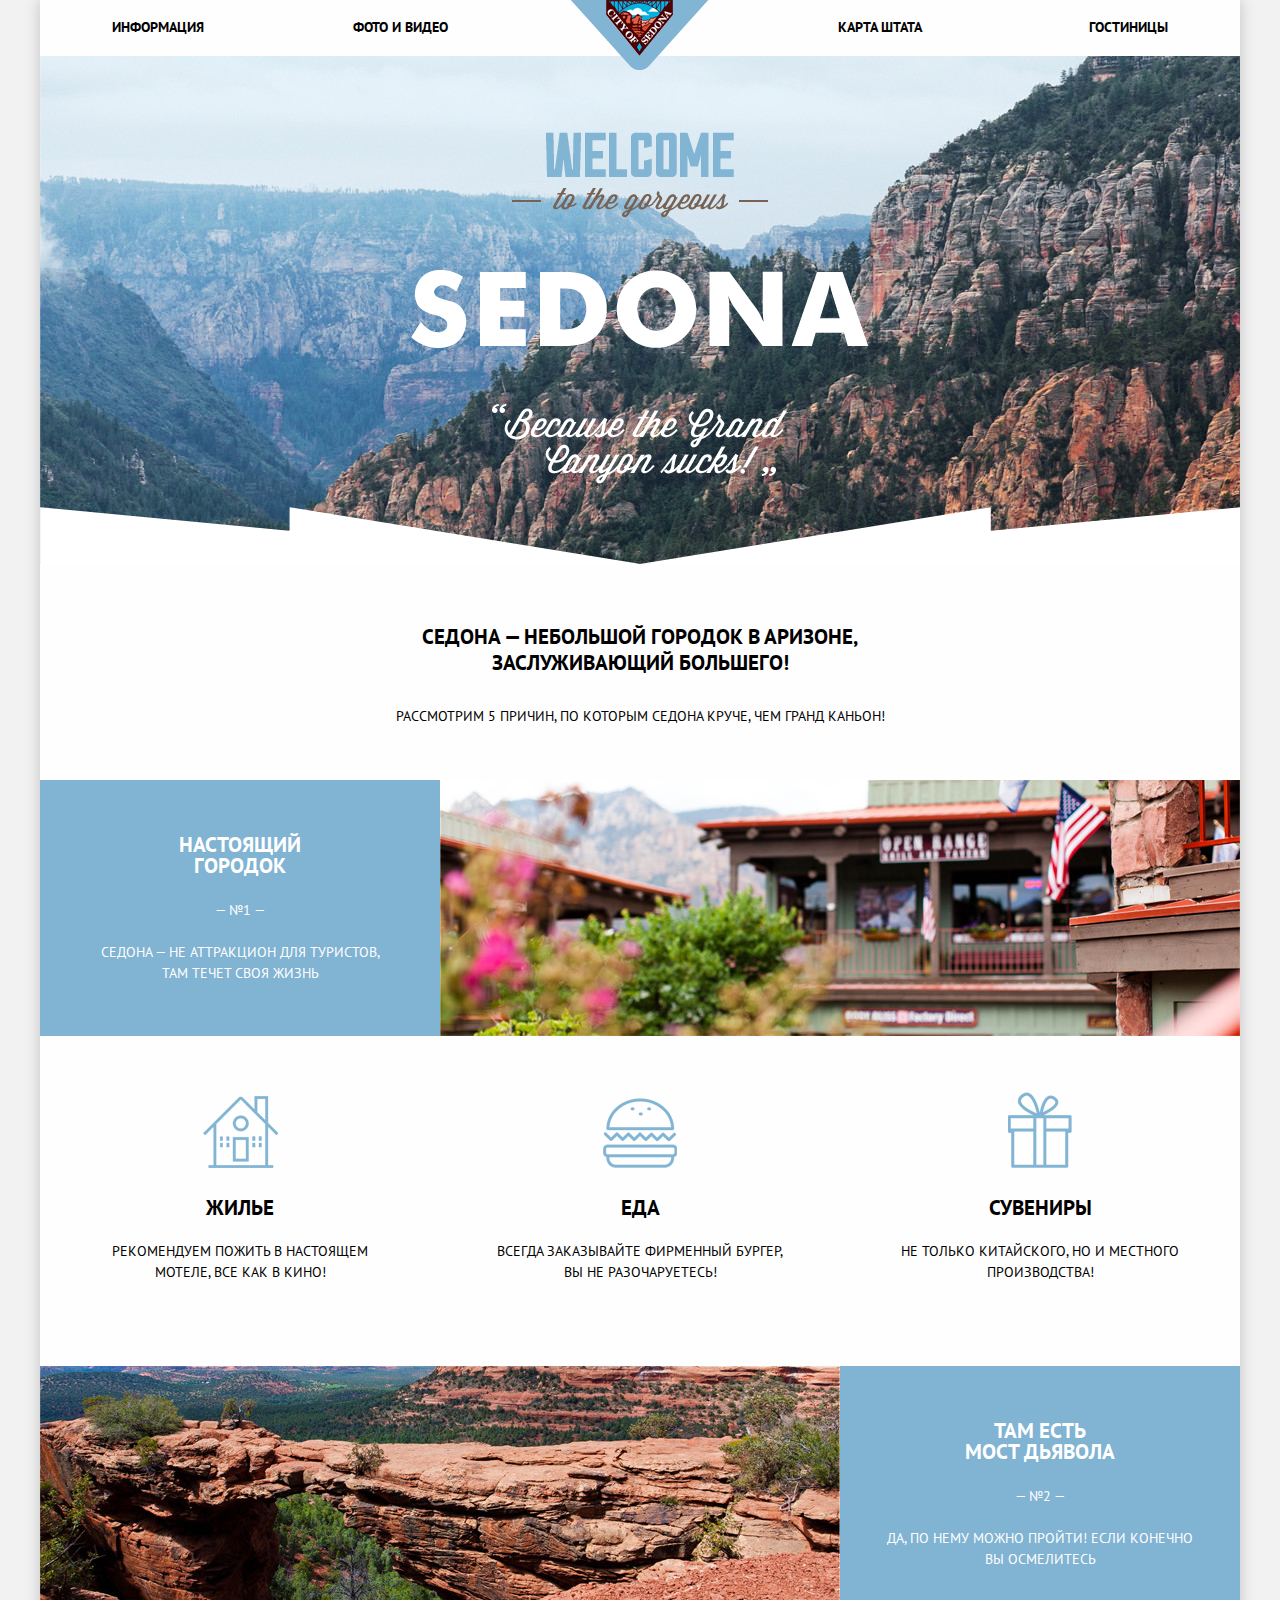
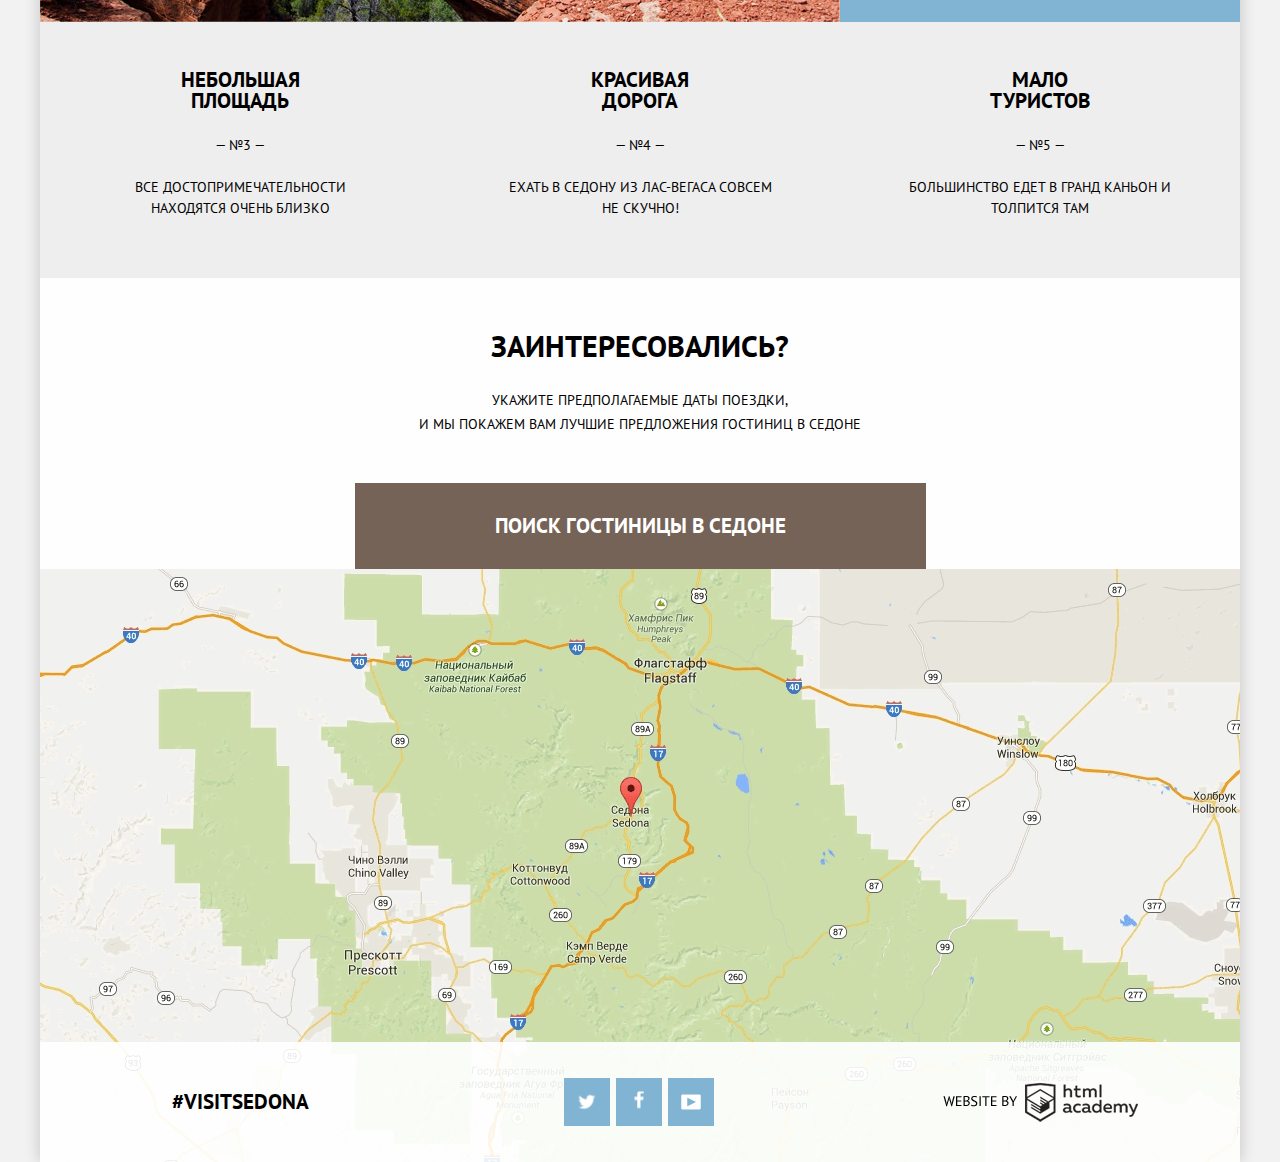
<file: index.html>
<!DOCTYPE html>
<html lang="ru">
  <head>
    <meta charset="utf-8">
    <title>HTML Academy: Седона</title>
    <link href='https://fonts.googleapis.com/css?family=PT+Sans:400,700&subset=latin,cyrillic' rel='stylesheet' type='text/css'>
    <link rel="stylesheet" href="css/normalize.css">
    <link rel="stylesheet" href="css/style.min.css">
  </head>
  <body>
    <div class="container">
      <header class="main-header">
        <nav class="main-navigation">
          <ul class="nav-list">
            <li><a href="#">Информация</a></li>
            <li><a href="#">Фото и видео</a></li>
            <li><a href="#">Карта штата</a></li>
            <li><a href="catalog.html">Гостиницы</a></li>
          </ul>
        </nav>
        <div class="logo">
          <a>
            <img src="img/logo.png" width="138" height="70" alt="Лого">
          </a>
        </div>
      </header>
      <section class="index-logo">
        <img src="img/sedona-welcome.png" width="458" height="352" alt="Добро пожаловать в Седону">
        <img src="img/white-stripe.png" width="1200" height="57" alt="welcome">
      </section>
      <section class="intro">
        <h1>
          Седона &mdash; небольшой городок в Аризоне,<br> заслуживающий большего!
        </h1>
        <p>
          Рассмотрим 5 причин, по которым Седона круче, чем Гранд Каньон!
        </p>
      </section>
      <section class="reasons reasons-blue">
        <div class="reason-item">
          <h2>
            Настоящий<br> городок
          </h2>
          <span>
            &mdash; №1 &mdash;
          </span>
          <p>
            Седона &mdash; не аттракцион для туристов,<br> там течет своя жизнь
          </p>
        </div>
        <div class="reason-picture">
          <img src="img/town.jpg" alt="Седона" width="800" height="256">
        </div>
      </section>
      <section class="services">
        <div class="services-item">
          <img src="img/house.png" width="75" height="72" alt="Жилье">
          <h2>
            Жилье
          </h2>
          <p>
            Рекомендуем пожить в настоящем<br> мотеле, все как в кино!
          </p>
        </div>
        <div class="services-item">
          <img src="img/food.png" width="74" height="70" alt="Еда">
          <h2>
            Еда
          </h2>
          <p>
            Всегда заказывайте фирменный бургер,<br> вы не разочаруетесь!
          </p>
        </div>
        <div class="services-item">
          <img src="img/gift.png" width="64" height="76" alt="Сувениры">
          <h2>
            Сувениры
          </h2>
          <p>
            Не только китайского, но и местного<br> производства!
          </p>
        </div>
      </section>
      <section class="reasons reasons-blue">
        <div class="reason-picture">
          <img src="img/rocks.jpg" alt="Горы Седоны" width="800" height="256">
        </div>
        <div class="reason-item">
          <h2>
            Там есть<br> мост дьявола
          </h2>
          <span>
            &mdash; №2 &mdash;
          </span>
          <p>
            Да, по нему можно пройти! Если конечно<br> вы осмелитесь
          </p>
        </div>
      </section>
      <section class="reasons reasons-gray">
        <div class="reason-item">
          <h2>
            Небольшая<br> площадь
          </h2>
          <span>
            &mdash; №3 &mdash;
          </span>
          <p>
            Все достопримечательности<br> находятся очень близко
          </p>
        </div>
        <div class="reason-item">
          <h2>
            Красивая<br> дорога
          </h2>
          <span>
            &mdash; №4 &mdash;
          </span>
          <p>
            Ехать в Седону из Лас-Вегаса совсем<br> не скучно!
          </p>
        </div>
        <div class="reason-item">
          <h2>
            Мало<br> туристов
          </h2>
          <span>
            &mdash; №5 &mdash;
          </span>
          <p>
            Большинство едет в Гранд Каньон и<br> толпится там
          </p>
        </div>
      </section>
      <section class="interest">
        <h3>
          Заинтересовались?
        </h3>
        <p>
          Укажите предполагаемые даты поездки,<br> и мы покажем вам лучшие предложения гостиниц в Седоне
        </p>
        <a class="brown-btn" href="form.html">Поиск гостиницы в Седоне</a>
      </section>
      <section class="map">
        <form class="main-form" action="#" method="post" style="">
          <label class="date">Дата заезда:
            <a href="#"><i class="in-calendar calendar"></i></a>
            <input type="text" class="trip-date" name="date-in" value="24 Апреля 2016">
          </label>
          <label class="date">Дата выезда:
            <a href="#"><i class="out-calendar calendar"></i></a>
            <input type="text" class="trip-date" name="date-out" value="4 Июля 2016">
          </label>
          <div class="half-width adult">
            <label for="adult-quantity"><span>Взрослые:</span></label>
              <button type="button" class="minus"></button>
              <input type="text" id="adult-quantity" class="quantity" value="2">
              <button type="button" class="plus"></button>
          </div>
          <div class="half-width child">
            <label for="child-quantity"><span>Дети:</span></label>
              <button type="button" class="minus"></button>
              <input type="text" id="child-quantity" class="quantity" value="0">
              <button type="button" class="plus"></button>
          </div>
          <input class="find-btn" type="submit" value="Найти">
        </form>
        <iframe src="https://www.google.com/maps/embed?pb=!1m18!1m12!1m3!1d13094.228363493972!2d-111.76162156629346!3d34.86735470447219!2m3!1f0!2f0!3f0!3m2!1i1024!2i768!4f13.1!3m3!1m2!1s0x872da132f942b00d%3A0x5548c523fa6c8efd!2z0KHQtdC00L7QvdCwLCDQkNGA0LjQt9C-0L3QsCwg0KHQqNCQ!5e0!3m2!1sru!2sru!4v1418053046776"
        width="1200" height="593" frameborder="0" style="border:0"></iframe>
      </section>
      <footer class="main-footer footer-index">
        <div class="footer-block footer-hashtag">
          <a href="#">
            #VISITSEDONA
          </a>
        </div>
        <div class="footer-block footer-social">
          <a class="social-btn social-btn-twitter" href="#">Twitter</a>
          <a class="social-btn social-btn-fb" href="#">FB</a>
          <a class="social-btn social-btn-youtube" href="#">Youtube</a>
        </div>
        <div class="footer-block footer-copyright">
          <a class="academy-logo" href="https://htmlacademy.ru"></a>
        </div>
      </footer>
    </div>
    <script src="js/script.min.js"></script>
  </body>
</html>
</file>
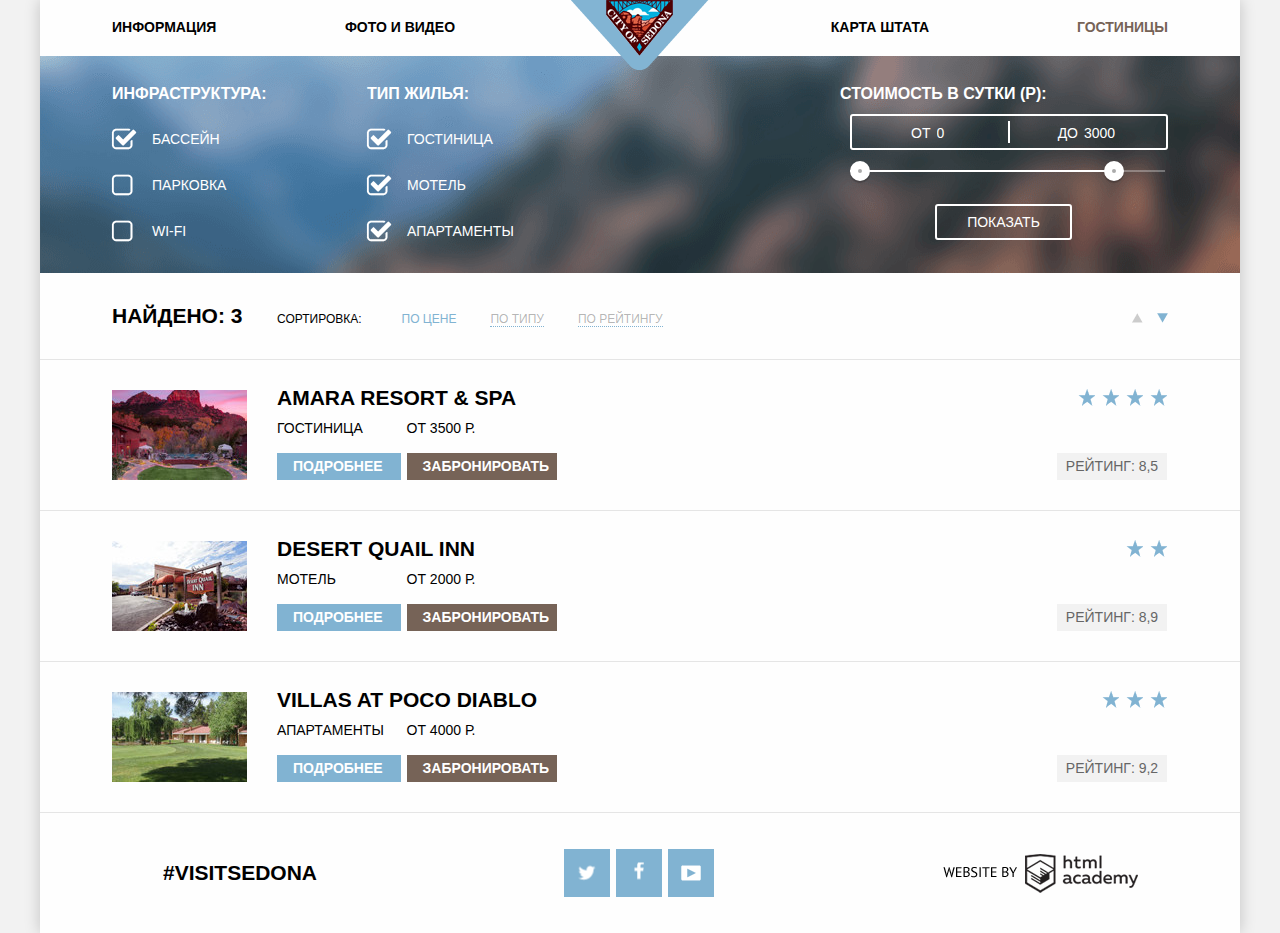
<file: catalog.html>
<!DOCTYPE html>
<html lang="ru">
  <head>
    <meta charset="utf-8">
    <title>HTML Academy: Седона</title>
    <link rel="stylesheet" href="css/normalize.css">
    <link rel="stylesheet" href="css/style.min.css">
  </head>
  <body>
    <div class="container">
      <header class="main-header">
        <nav class="main-navigation">
          <ul class="nav-list">
            <li><a href="#">Информация</a></li>
            <li><a href="#">Фото и видео</a></li>
            <li><a href="#">Карта штата</a></li>
            <li><a class="active-menu">Гостиницы</a></li>
          </ul>
        </nav>
        <div class="logo">
          <a href="index.html">
            <img src="img/logo.png" width="138" height="70" alt="Лого">
          </a>
        </div>
      </header>
      <section class="options">
        <form>
          <fieldset>
            <h4>Инфраструктура:</h4>
            <input type="checkbox" id="ch1" checked>
            <label for="ch1">Бассейн</label>
            <input type="checkbox" id="ch2">
            <label for="ch2">Парковка</label>
            <input type="checkbox" id="ch3">
            <label for="ch3">WI-FI</label>
          </fieldset>
          <fieldset>
            <h4>Тип жилья:</h4>
            <input type="checkbox" id="ch4" checked>
            <label for="ch4">Гостиница</label>
            <input type="checkbox" id="ch5" checked>
            <label for="ch5">Мотель</label>
            <input type="checkbox" id="ch6" checked>
            <label for="ch6">Апартаменты</label>
          </fieldset>
          <fieldset>
            <h4 class="price-title">Стоимость в сутки (р):</h4>
            <div class="price-select">
              <div class="half-width">
                <label>ОТ<input type="text" name="min" value="0"></label>
              </div>
              <div class="half-width">
                <label>ДО<input type="text" name="max" value="3000"></label>
              </div>
            </div>
            <div class="range-controls">
              <div class="scale">
                <div class="bar"></div>
              </div>
              <div class="range-toggle range-toggle-min"></div>
              <div class="range-toggle range-toggle-max"></div>
            </div>
            <button type="submit">Показать</button>
          </fieldset>
        </form>
      </section>
      <section class="filters">
        <div class="filters-text">
          <h3>Найдено: 3</h3>
        </div>
        <div class="filters-sorting">
          <span>Сортировка:</span>
          <ul class="filters-list">
            <li><a href="#" class="active-link">По цене</a></li>
            <li><a href="#">По типу</a></li>
            <li><a href="#">По рейтингу</a></li>
          </ul>
        </div>
        <div class="filters-controls">
          <ul>
            <li><a class="btn-up" href="#"></a></li>
            <li><a class="btn-down" href="#"></a></li>
          </ul>
        </div>
      </section>
      <section class="items">
        <article class="item">
          <div class="item-pic">
            <img src="img/amara.jpg" width="135" height="90" alt="Amara Resort &amp; Spa">
          </div>
          <div class="item-description">
            <h1 class="hotel-name"><a href="#">Amara Resort &amp; Spa</a></h1>
            <div class="item-details">
              <span>Гостиница</span>
              <a href="#" class="details">Подробнее</a>
            </div>
            <div class="item-price">
              <span>от 3500 р.</span>
              <a href="#" class="book">Забронировать</a>
            </div>
          </div>
          <div class="item-rating">
            <i></i>
            <i></i>
            <i></i>
            <i></i>
            <span class="rating-text">Рейтинг: 8,5</span>
          </div>
        </article>
        <article class="item">
          <div class="item-pic">
            <img src="img/desert.jpg" width="135" height="90" alt="Desert Quail Inn">
          </div>
          <div class="item-description">
            <h1 class="hotel-name"><a href="#">Desert Quail Inn</a></h1>
            <div class="item-details">
              <span>Мотель</span>
              <a href="#" class="details">Подробнее</a>
            </div>
            <div class="item-price">
              <span>от 2000 р.</span>
              <a href="#" class="book">Забронировать</a>
            </div>
          </div>
          <div class="item-rating">
            <i></i>
            <i></i>
            <span class="rating-text">Рейтинг: 8,9</span>
          </div>
        </article>
        <article class="item">
          <div class="item-pic">
            <img src="img/villas.jpg" width="135" height="90" alt="Villas at Poco Diablo">
          </div>
          <div class="item-description">
            <h1 class="hotel-name"><a href="#">Villas at Poco Diablo</a></h1>
            <div class="item-details">
              <span>Апартаменты</span>
              <a href="#" class="details">Подробнее</a>
            </div>
            <div class="item-price">
              <span>от 4000 р.</span>
              <a href="#" class="book">Забронировать</a>
            </div>
          </div>
          <div class="item-rating">
            <i></i>
            <i></i>
            <i></i>
            <span class="rating-text">Рейтинг: 9,2</span>
          </div>
        </article>
      </section>
      <footer class="main-footer">
        <div class="footer-block footer-hashtag">
          <a href="#">
            #VISITSEDONA
          </a>
        </div>
        <div class="footer-block footer-social">
          <a class="social-btn social-btn-twitter" href="#">Twitter</a>
          <a class="social-btn social-btn-fb" href="#">FB</a>
          <a class="social-btn social-btn-youtube" href="#">Youtube</a>
        </div>
        <div class="footer-block footer-copyright">
          <a class="academy-logo" href="https://htmlacademy.ru"></a>
        </div>
      </footer>
    </div>
  </body>
</html>
</file>
<file: css/style.min.css>
h1,h3{line-height:26px}body,h2,h4{line-height:21px}.index-logo,.main-navigation ul{display:-webkit-flex;display:-ms-flexbox}.index-logo,.interest{-webkit-box-orient:vertical;-webkit-box-direction:normal}.half-width span,.main-form .quantity,.main-form-show,.social-btn{vertical-align:middle}.half-width span,.main-form input,.options button,body{text-transform:uppercase}.filters-list,.index-logo,.interest,.main-form-show{-webkit-box-direction:normal}.book,.details,.main-form .quantity,.main-form .trip-date,.main-form-show,.main-navigation li,.options fieldset,.rating-text{box-sizing:border-box}body{color:#000;font-family:"PT Sans",Tahoma,sans-serif;font-size:14px;background-color:#f2f2f2}h1,h2,h3{font-size:21px;font-weight:700}h1{text-align:center}h4{font-size:16px;font-weight:700}ul{margin:0;padding:0}ul li{list-style-type:none;font-weight:700}.main-navigation a{text-decoration:none;color:#000}.main-navigation a:hover{color:#81b3d2}.main-navigation a:active{color:rgba(0,0,0,.3)}.main-navigation .active-menu{text-decoration:none;color:#766357}.main-navigation .active-menu:hover{color:#604e43}.main-navigation .active-menu:active{color:rgba(118,99,87,.3)}.container{width:1200px;margin:0 auto;background-color:#fefefe;box-shadow:0 0 15px 0 rgba(0,0,0,.2)}.main-navigation ul{display:flex;padding:17px 0 18px;-webkit-flex-wrap:wrap;-ms-flex-wrap:wrap;flex-wrap:wrap}.main-navigation li{width:240px;text-align:center}.main-navigation li:nth-child(1),.main-navigation li:nth-child(6){padding-left:72px;text-align:left}.main-navigation li:nth-child(2),.main-navigation li:nth-child(6){margin-right:240px}.main-navigation li:nth-child(4),.main-navigation li:nth-child(8){padding-right:72px;text-align:right}.interest,.intro,.reason-item,.services-item{text-align:center}.main-header{position:relative}.calendar,.logo,.main-form-show{position:absolute}.logo{top:0;width:138px;left:50%;margin-left:-69px}.index-logo{background:url(../img/bg-index.jpg) 50% -56px no-repeat #dbeaf1;display:-webkit-box;display:flex;-webkit-flex-direction:column;-ms-flex-direction:column;flex-direction:column;-webkit-box-align:center;-webkit-align-items:center;-ms-flex-align:center;align-items:center;-webkit-box-pack:justify;-webkit-justify-content:space-between;-ms-flex-pack:justify;justify-content:space-between}.reasons,.services{display:-webkit-box;display:-webkit-flex;display:-ms-flexbox}.index-logo img:first-child{margin-top:76px;margin-bottom:23px}.intro{padding-top:46px;padding-bottom:39px}.intro h1{margin-bottom:30px}.reasons{display:flex;-webkit-box-align:stretch;-webkit-align-items:stretch;-ms-flex-align:stretch;align-items:stretch}.reason-item{width:400px}.reasons-blue h2{margin-top:54px;margin-bottom:24px}.reasons-blue p{margin-top:21px}.reasons-blue{background:#81b3d2;color:#fff}.reason-picture{width:800px;line-height:0}.services{display:flex;-webkit-box-align:baseline;-webkit-align-items:baseline;-ms-flex-align:baseline;align-items:baseline}.services-item{margin-top:56px;margin-bottom:69px;width:400px}.services-item h2{margin:23px 0}.reasons-gray{background-color:#eee}.reasons-gray .reason-item{padding-bottom:45px}.reasons-gray h2{margin-top:47px;margin-bottom:24px}.reasons-gray p{margin-top:21px}.interest{display:-webkit-box;display:-webkit-flex;display:-ms-flexbox;display:flex;-webkit-flex-direction:column;-ms-flex-direction:column;flex-direction:column;-webkit-box-align:center;-webkit-align-items:center;-ms-flex-align:center;align-items:center}.filters-list,.item-rating,.main-form-show{-webkit-box-orient:horizontal}.interest h3{font-size:30px;line-height:24px;margin-top:56px;margin-bottom:16px}.interest p{font-size:14px;line-height:24px;margin-bottom:22px}.interest .brown-btn{font-size:21px;font-weight:700;line-height:26px;text-align:center;padding:30px 140px;margin-top:25px}.brown-btn,.brown-btn:visited{background-color:#766357;text-decoration:none;color:#fff}.brown-btn:hover{background-color:#604e43;text-decoration:none;color:#fff}.brown-btn:active{background-color:#503e33;text-decoration:none;color:rgba(255,255,255,.3)}.map{background:url(../img/map.png) #f2f1ef;position:relative;line-height:0;min-height:593px}@-webkit-keyframes opacity{0%{opacity:0}100%{opacity:1}}@keyframes opacity{0%{opacity:0}100%{opacity:1}}@-webkit-keyframes shake{0%,100%{-webkit-transform:translateX(-50%);transform:translateX(-50%)}10%,30%,50%,70%,90%{-webkit-transform:translateX(-45%);transform:translateX(-45%)}20%,40%,60%,80%{-webkit-transform:translateX(-55%);transform:translateX(-55%)}}@keyframes shake{0%,100%{-webkit-transform:translateX(-50%);transform:translateX(-50%)}10%,30%,50%,70%,90%{-webkit-transform:translateX(-45%);transform:translateX(-45%)}20%,40%,60%,80%{-webkit-transform:translateX(-55%);transform:translateX(-55%)}}.main-form{display:none}.main-footer,.main-form-show{display:-webkit-box;display:-webkit-flex;display:-ms-flexbox}.main-form-show{-webkit-animation:opacity .5s;animation:opacity .5s;display:flex;-webkit-flex-direction:row;-ms-flex-direction:row;flex-direction:row;-webkit-box-align:center;-webkit-align-items:center;-ms-flex-align:center;align-items:center;-webkit-flex-wrap:wrap;-ms-flex-wrap:wrap;flex-wrap:wrap;-webkit-box-pack:end;-webkit-justify-content:flex-end;-ms-flex-pack:end;justify-content:flex-end;background:#fff;width:568px;margin:auto;padding:55px;font-weight:700;box-shadow:0 5px 15px 5px rgba(0,1,1,.15);left:50%;-webkit-transform:translateX(-50%);transform:translateX(-50%)}.main-form-error{-webkit-animation:shake .6s;animation:shake .6s}.main-form input{font-size:14px;font-weight:700;outline:0}.half-width{font-size:0;line-height:0;-webkit-box-flex:2;-webkit-flex-grow:2;-ms-flex-positive:2;flex-grow:2;text-align:right}.adult,.hotel-name{text-align:left}.half-width span{font-size:14px;line-height:26px;font-weight:700;margin-right:27px}.adult span{margin-right:40px}.main-form .trip-date{width:346px;height:38px;padding-left:12px;margin-left:14px;background-color:#f2f2f2;border:2px solid #f2f2f2;margin-bottom:29px;cursor:pointer}.calendar,.calendar:active,.calendar:hover{width:21px;height:22px}.main-form .trip-date:hover{background-color:#ebebeb;border:2px solid #ebebeb}.main-form .trip-date:focus{background-color:#fff}.calendar{-webkit-transform:translate(331px,8px);transform:translate(331px,8px);background-image:url(../img/spritesheet.png);background-repeat:no-repeat;background-position:-230px -5px}.calendar:hover{background-position:-210px -69px}.calendar:active{background-position:-210px -37px}.main-form .quantity{width:38px;height:38px;background-color:#f2f2f2;border:2px solid #f2f2f2;outline:0;text-align:center;cursor:pointer}.main-form .quantity:hover{background-color:#ebebeb;border:2px solid #ebebeb}.main-form .quantity:focus{background-color:#fff}.main-form button[type=button]{width:38px;height:38px;background-color:#f2f2f2;border:0;outline:0;vertical-align:middle;cursor:pointer;position:relative}.main-form button[type=button]::before{content:"";position:absolute;background-image:url(../img/spritesheet.png);background-repeat:no-repeat;top:50%;left:50%;-webkit-transform:translate(-50%,-50%);transform:translate(-50%,-50%)}.minus::before{width:12px;height:3px;background-position:-246px -173px}.minus:hover::before{width:12px;height:3px;background-position:-290px -173px}.minus:active::before{width:12px;height:3px;background-position:-268px -173px}.plus::before{width:11px;height:11px;background-position:-312px -173px}.plus:hover::before{width:11px;height:11px;background-position:-142px -194px}.plus:active::before{width:11px;height:11px;background-position:-121px -194px}input[type=submit]{width:458px;min-height:58px;border:0;background-color:#81b3d2;text-transform:uppercase;color:#fff;font-weight:700;font-size:21px;margin-top:55px}input[type=submit]:hover{background-color:#669ec0;text-decoration:none;color:#fff}input[type=submit]:active{background-color:#5496bd;text-decoration:none;color:rgba(255,255,255,.3)}.footer-index{position:absolute;background:rgba(255,255,255,.9);width:1200px;-webkit-transform:translateY(-100%);transform:translateY(-100%)}.main-footer{display:flex;-webkit-box-pack:center;-webkit-justify-content:center;-ms-flex-pack:center;justify-content:center}.main-footer .footer-block,.options form{display:-webkit-box;display:-webkit-flex;display:-ms-flexbox}.main-footer .footer-block{width:400px;display:flex;-webkit-box-pack:center;-webkit-justify-content:center;-ms-flex-pack:center;justify-content:center;-webkit-box-align:center;-webkit-align-items:center;-ms-flex-align:center;align-items:center;padding:36px}.footer-hashtag a:active,.footer-hashtag a:hover,.footer-hashtag a:link,.footer-hashtag a:visited{text-decoration:none;color:#000;font-size:21px;font-weight:700;line-height:26px;text-align:center}.social-btn{width:46px;height:48px;text-align:center;background-color:#81b3d2;margin-right:4px;margin-left:2px;font-size:0;position:relative;-webkit-flex-shrink:0;-ms-flex-negative:0;flex-shrink:0}.academy-logo::before,.academy-logo:active::before,.academy-logo:hover::before,.social-btn::before{position:absolute;background-image:url(../img/spritesheet.png);background-repeat:no-repeat;content:""}.social-btn::before{top:50%;left:50%;-webkit-transform:translate(-50%,-50%);transform:translate(-50%,-50%)}.social-btn:hover{background-color:#669ec0}.social-btn:active{background-color:#5496bd}.social-btn:active::before{opacity:.3}.social-btn-fb::before{width:10px;height:21px;background-position:-241px -39px}.social-btn-twitter::before{width:17px;height:15px;background-position:-163px -194px}.social-btn-youtube::before{width:20px;height:16px;background-position:-246px -194px}.academy-logo{display:block;width:195px;height:39px}.academy-logo::before{width:195px;height:39px;background-position:-5px -32px}.academy-logo:hover::before{width:195px;height:39px;background-position:-5px -130px}.academy-logo:active::before{width:195px;height:39px;background-position:-5px -81px}.options{background:url(../img/options-background.png) 50% -55px no-repeat #6c99c2;font-size:16px;line-height:21px;color:#fff}.options form{display:flex;-webkit-box-pack:end;-webkit-justify-content:flex-end;-ms-flex-pack:end;justify-content:flex-end}.filters,.options .price-select{display:-webkit-box;display:-webkit-flex;display:-ms-flexbox}.options fieldset{border:none;padding:6px 0}.options input[type=text]{color:#fff;background-color:rgba(0,0,0,0);width:32px;height:32px;border:none;font-size:14px;margin-left:4px;margin-right:28px}.options fieldset:nth-child(1){width:321px;padding-left:70px}.options fieldset:nth-child(2){-webkit-box-flex:2;-webkit-flex-grow:2;-ms-flex-positive:2;flex-grow:2}.options fieldset:nth-child(3){padding-right:70px}.price-title{position:relative;left:-10px}.options .half-width:last-child{padding-right:20px}.options .half-width{-webkit-box-flex:2;-webkit-flex-grow:2;-ms-flex-positive:2;flex-grow:2;line-height:21px}.options .price-select{border:2px solid #fff;border-radius:3px;height:32px;width:314px;display:flex;-webkit-box-pack:justify;-webkit-justify-content:space-between;-ms-flex-pack:justify;justify-content:space-between;position:relative;top:-12px;font-size:14px}.price-select::after{content:"";position:absolute;top:50%;left:50%;width:2px;height:22px;background:#fff;-webkit-transform:translate(-50%,-50%);transform:translate(-50%,-50%)}.options button{color:#fff;width:137px;padding:6px 5px 5px;border:2px solid #fff;border-radius:3px;background-color:rgba(0,0,0,0);margin-left:85px;outline:0;font-size:14px;line-height:21px}.options button:hover{color:#000;background:#fff}input[type=checkbox]{display:none}input[type=checkbox]+label{display:block;padding-left:40px;cursor:pointer;position:relative;font-size:14px;line-height:21px;margin:25px 0}input[type=checkbox]+label::before,input[type=checkbox]:checked+label::before,input[type=checkbox]:checked:disabled+label::before,input[type=checkbox]:disabled+label::before{content:"";display:block;position:absolute;background-image:url(../img/spritesheet.png);height:22px;top:-1px;left:-1px}input[type=checkbox]+label::before{width:22px;background-position:-210px -101px}input[type=checkbox]:checked+label::before{width:26px;background-position:-210px -133px}input[type=checkbox]:disabled+label::before{width:22px;background-position:-5px -197px}input[type=checkbox]:checked:disabled+label::before{width:26px;background-position:-210px -165px}.options .half-width{font-size:inherit}.range-controls{position:relative;margin-bottom:32px}.range-controls .scale{margin-top:8px;height:2px;width:315px;background:rgba(255,255,255,.3)}.range-controls .bar{width:82%;height:2px;background:#fff}.range-toggle{position:absolute;top:-9px;left:100px;width:4px;height:4px;background:#ababab;border:8px solid #fff;border-radius:50%;box-shadow:0 2px 1px 0 rgba(0,1,1,.2);cursor:pointer}.range-toggle:hover{background:#1c4f80}.range-toggle-min{left:0}.range-toggle-max{left:80%}.filters{display:flex;-webkit-box-align:baseline;-webkit-align-items:baseline;-ms-flex-align:baseline;align-items:baseline}.filters-list,.filters-sorting{display:-webkit-box;display:-webkit-flex;display:-ms-flexbox}.filters-sorting{display:flex;padding-left:30px}.filters-list{display:flex;-webkit-flex-direction:row;-ms-flex-direction:row;flex-direction:row;-webkit-box-align:center;-webkit-align-items:center;-ms-flex-align:center;align-items:center;-webkit-box-pack:justify;-webkit-justify-content:space-between;-ms-flex-pack:justify;justify-content:space-between}.filters-list li{padding-right:34px;position:relative;top:-2px}.filters-text{line-height:0;margin-left:72px;width:135px;padding:9px 0}.filters-controls{margin-right:72px}.filters-controls ul{display:-webkit-box;display:-webkit-flex;display:-ms-flexbox;display:flex}.btn-down,.btn-up{display:block;width:11px;height:10px;background-image:url(../img/spritesheet.png)}.filters-controls li{margin-left:14px}.btn-up{background-position:-104px -5px}.btn-up:hover{width:11px;height:10px;background-position:-146px -5px}.btn-up:active{width:11px;height:10px;background-position:-125px -5px}.btn-down{background-position:-188px -5px}.filters-sorting a,.filters-sorting a:visited{font-size:12px;line-height:18px;font-weight:400;text-decoration:none;color:rgba(0,0,0,.3);border-bottom:1px dotted #81b3d2}.filters-sorting a:hover{color:#81b3d2}.filters-sorting a:active{color:#000;border:none}.filters-sorting .active-link,.filters-sorting .active-link:visited{color:#81b3d2;border:none}.filters span{font-size:12px;line-height:18px;padding-right:40px}.filters div:nth-child(2){-webkit-box-flex:2;-webkit-flex-grow:2;-ms-flex-positive:2;flex-grow:2}.filters,article{border-bottom:1px solid #e5e5e5}.item{display:-webkit-box;display:-webkit-flex;display:-ms-flexbox;display:flex;-webkit-justify-content:space-around;-ms-flex-pack:distribute;justify-content:space-around}.item div:first-child{line-height:0;margin-top:30px;margin-bottom:30px;margin-left:72px}.item-description{-webkit-box-flex:2;-webkit-flex-grow:2;-ms-flex-positive:2;flex-grow:2;margin-left:30px;padding-bottom:10px}.hotel-name a,.hotel-name a:visited{text-decoration:none;color:#000}.hotel-name a:hover{color:#8bb9d5}.hotel-name a:active{color:#000;opacity:.3}.hotel-name{margin-top:25px;max-width:700px}.book,.details{display:block;text-decoration:none;font-weight:700;padding:3px 18px 3px 16px;color:#fff;margin-top:-4px;max-width:150px}.item-description div{display:inline-block;vertical-align:top;margin-top:-7px;margin-right:2px}.item-description span{display:block;margin-bottom:18px}.details{background-color:#81b3d2}.details:hover{color:#fff;background-color:#669ec0}.details:active{background-color:#5496bd;color:rgba(255,255,255,.3)}.book{background-color:#766357}.book:hover{color:#fff;background-color:#604e43}.book:active{color:#fff;background-color:#503e33;color:rgba(255,255,255,.3)}.item-rating{margin-right:73px;display:-webkit-box;display:-webkit-flex;display:-ms-flexbox;display:flex;-webkit-box-direction:reverse;-webkit-flex-direction:row-reverse;-ms-flex-direction:row-reverse;flex-direction:row-reverse;-webkit-flex-wrap:wrap;-ms-flex-wrap:wrap;flex-wrap:wrap;-webkit-align-content:flex-start;-ms-flex-line-pack:start;align-content:flex-start;width:120px}.item-rating i{background-image:url(../img/spritesheet.png);background-repeat:no-repeat;width:17px;height:17px;background-position:-5px -5px;margin-left:7px;margin-top:29px}.rating-text{display:block;width:110px;margin-top:47px;padding:3px 0;text-align:center;color:#666;background:#f2f2f2}
</file>
